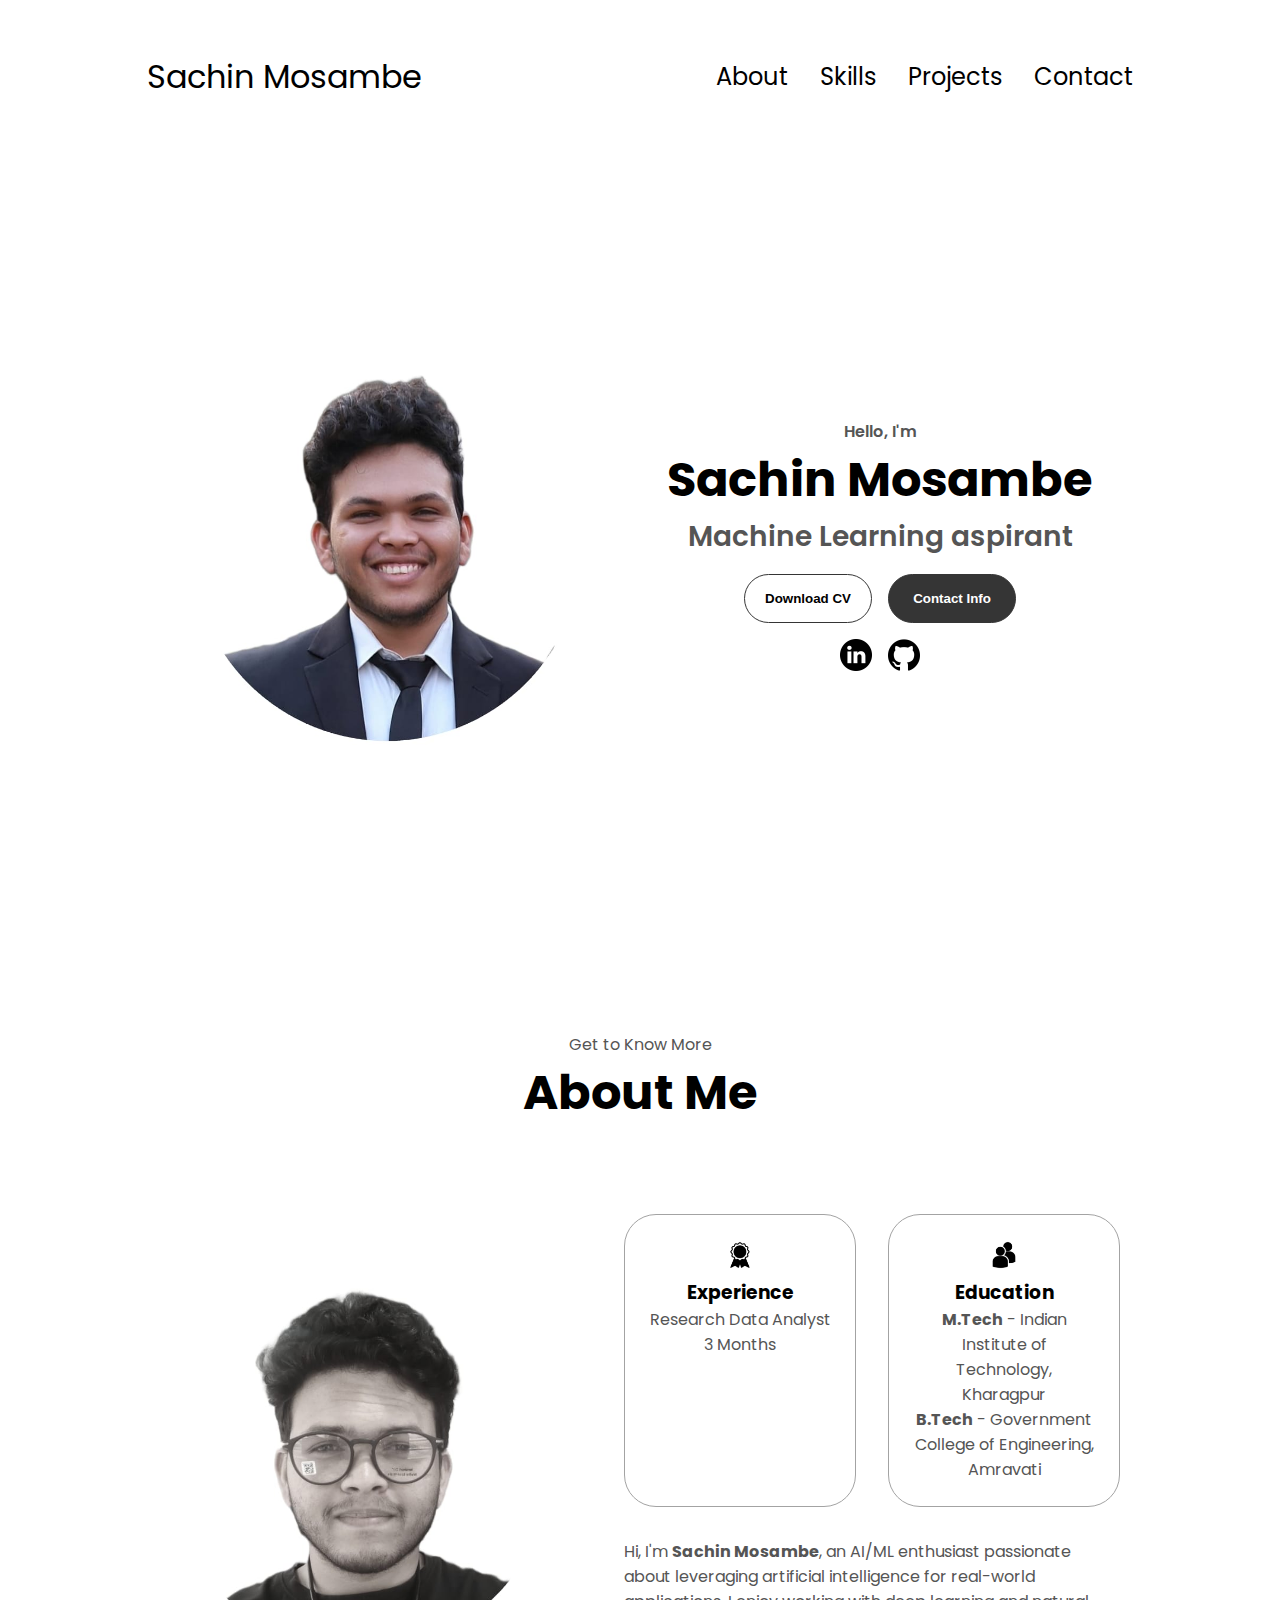
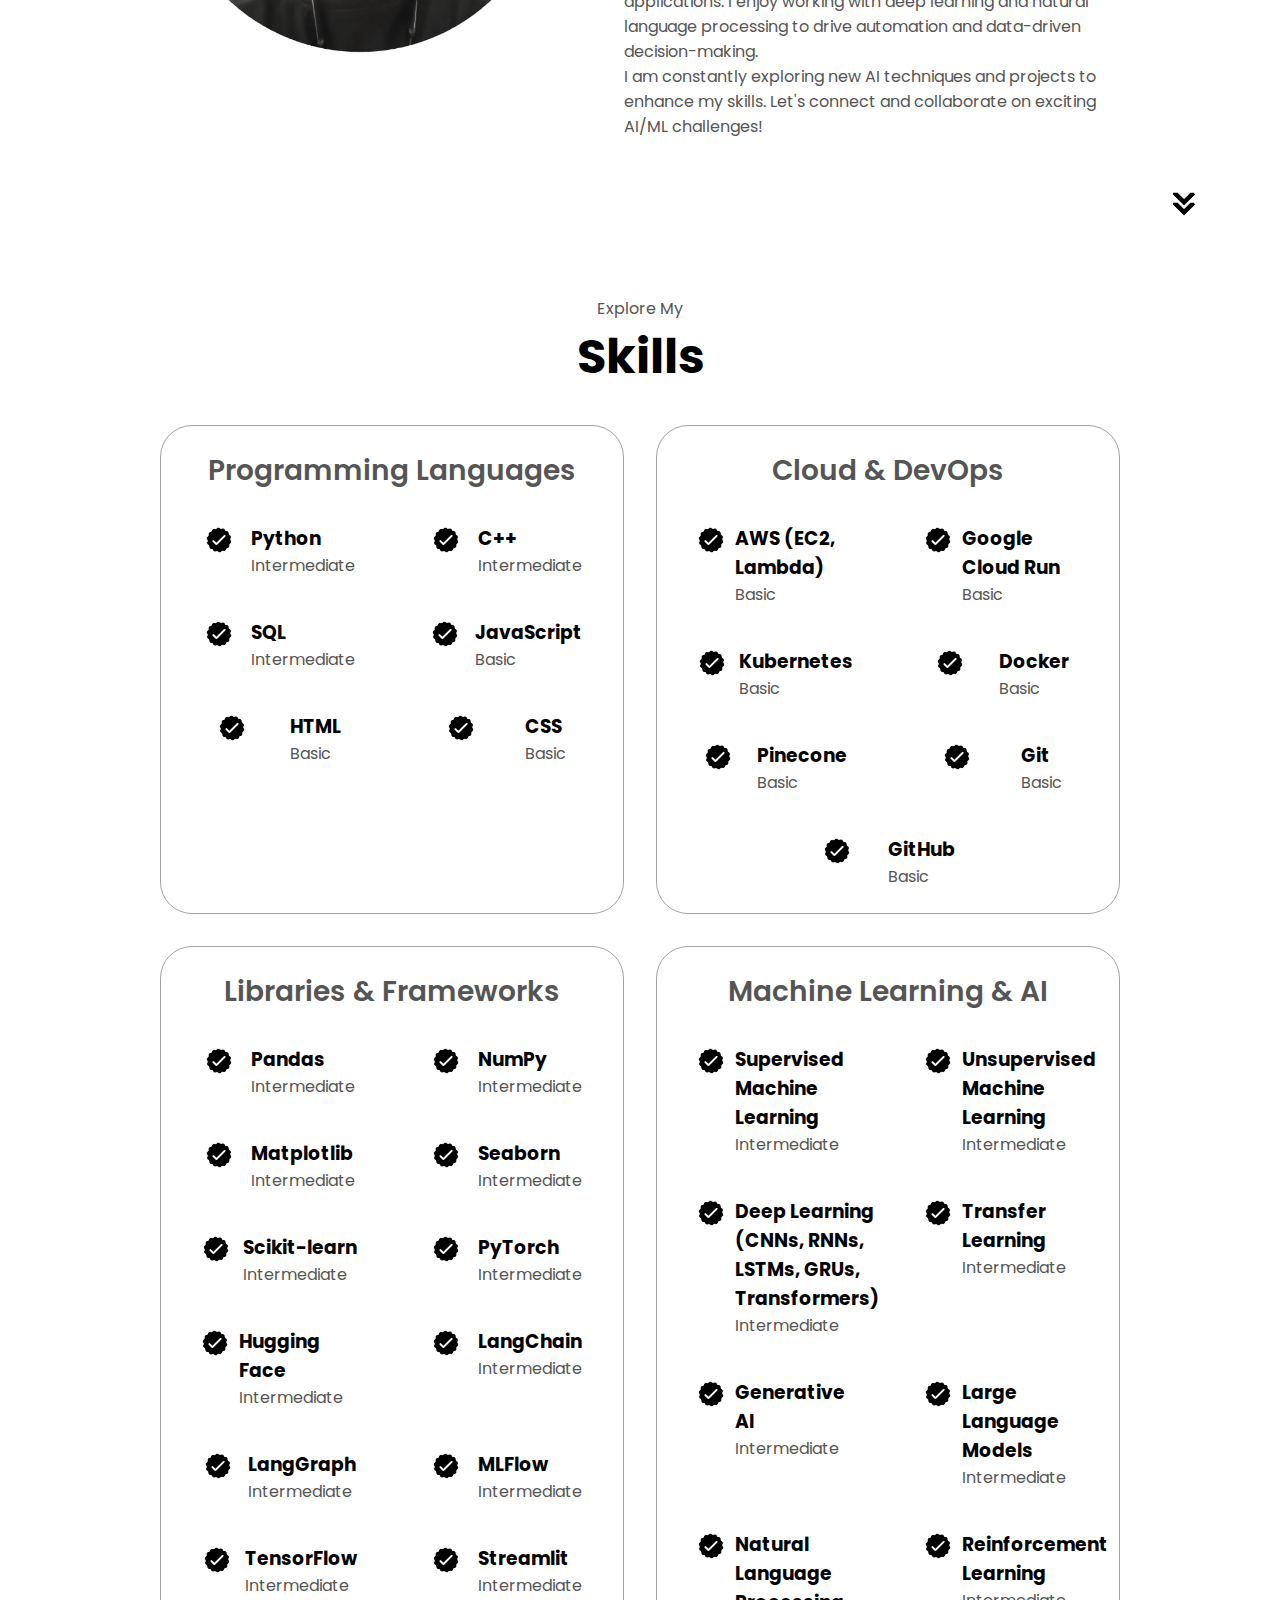
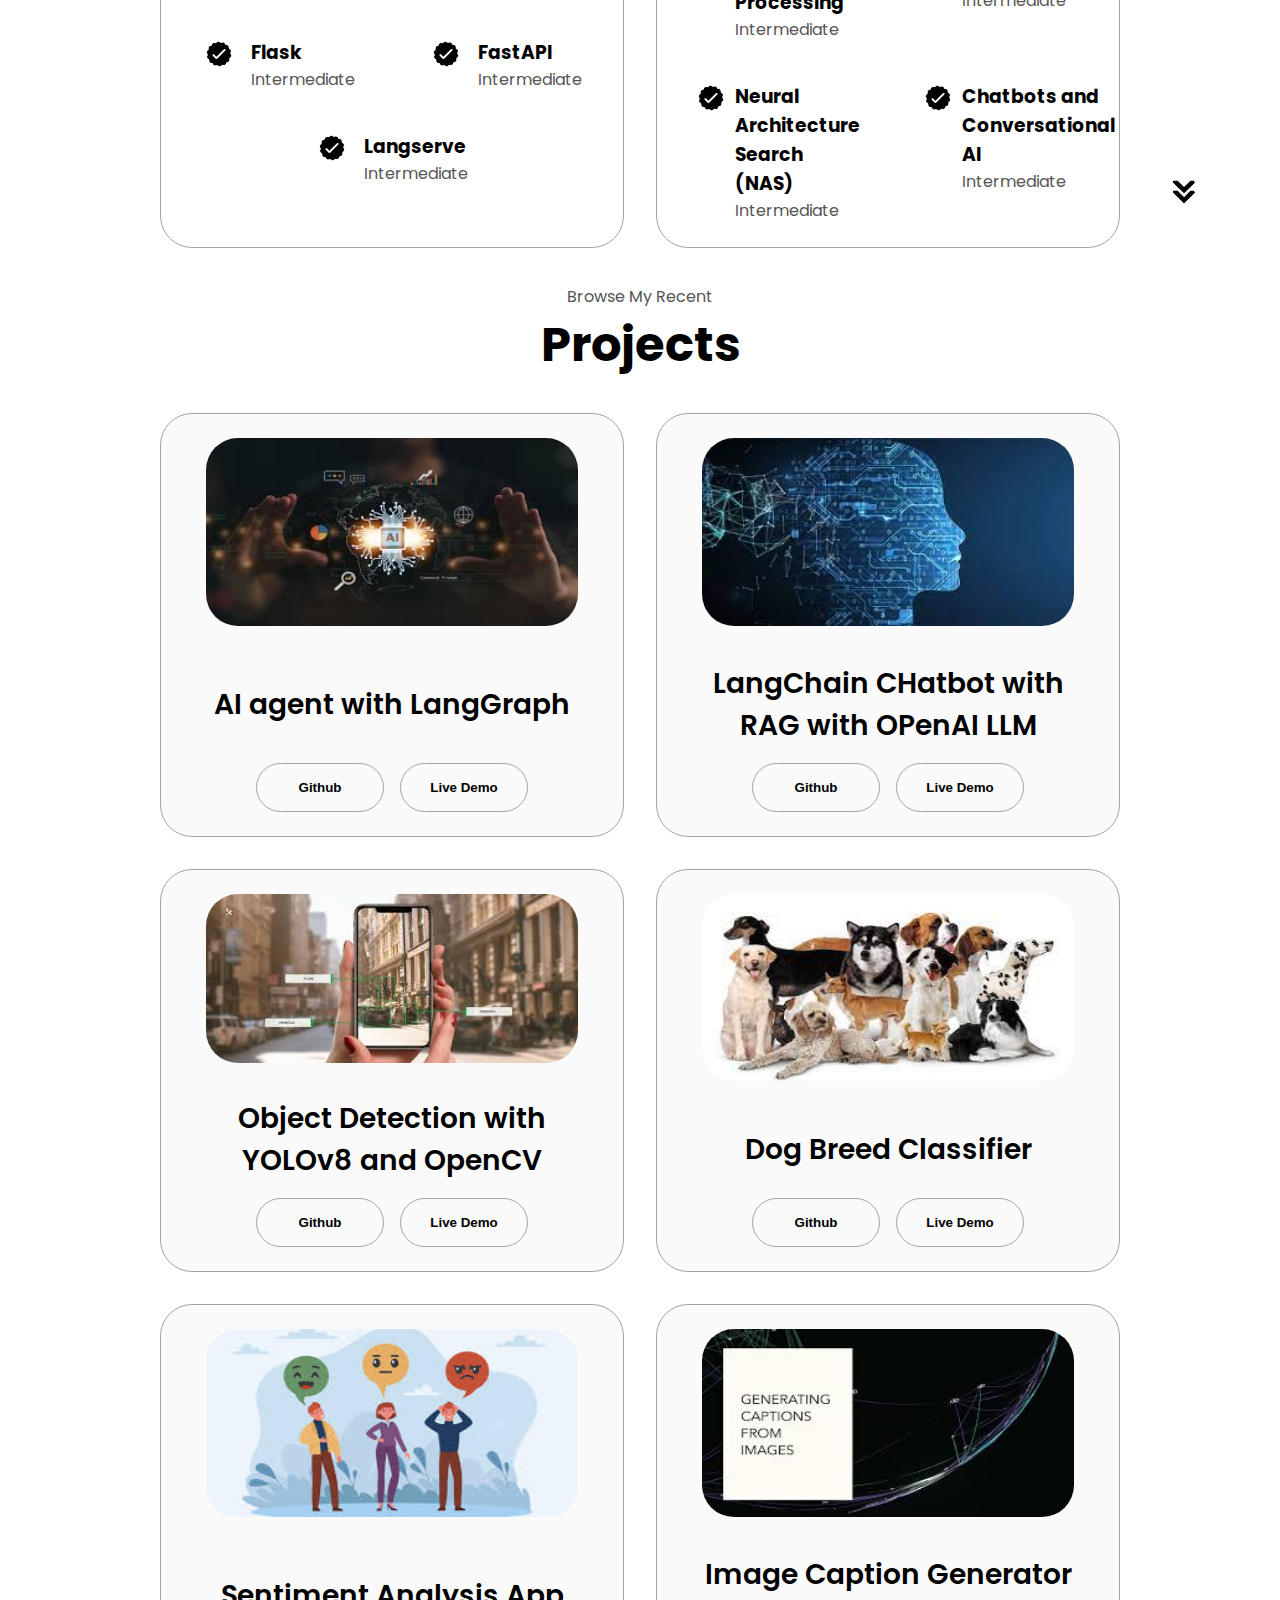
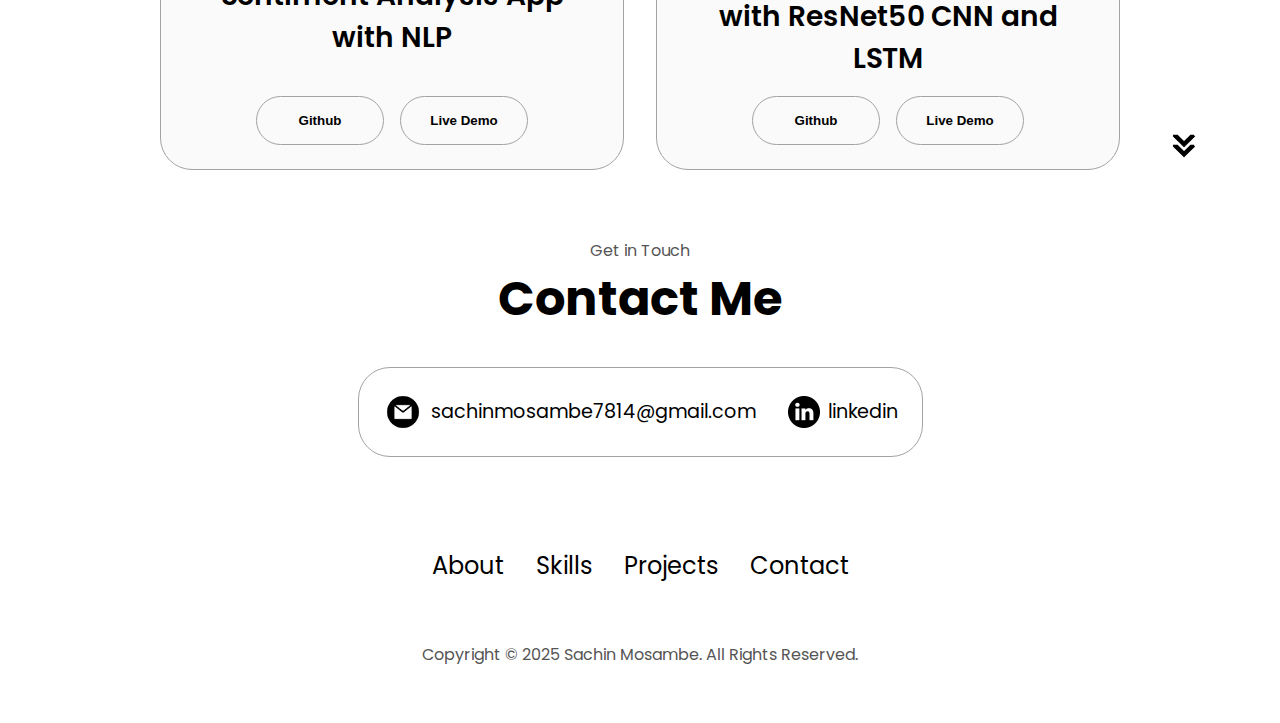
<file: index.html>
<!DOCTYPE html>
<html lang="en">
  <head>
    <meta charset="UTF-8" />
    <meta http-equiv="X-UA-Compatible" content="IE=edge" />
    <meta name="viewport" content="width=device-width, initial-scale=1.0" />
    <title>My Portfolio</title>
    <link rel="stylesheet" href="style.css" />
    <link rel="stylesheet" href="mediaqueries.css" />
  </head>
  <body>
    <nav id="desktop-nav">
      <div class="logo">Sachin Mosambe</div>
      <div>
        <ul class="nav-links">
          <li><a href="#about">About</a></li>
          <li><a href="#experience">Skills</a></li>
          <li><a href="#projects">Projects</a></li>
          <li><a href="#contact">Contact</a></li>
        </ul>
      </div>
    </nav>
    <nav id="hamburger-nav">
      <div class="logo">Sachin Mosambe</div>
      <div class="hamburger-menu">
        <div class="hamburger-icon" onclick="toggleMenu()">
          <span></span>
          <span></span>
          <span></span>
        </div>
        <div class="menu-links">
          <li><a href="#about" onclick="toggleMenu()">About</a></li>
          <li><a href="#experience" onclick="toggleMenu()">Skills</a></li>
          <li><a href="#projects" onclick="toggleMenu()">Projects</a></li>
          <li><a href="#contact" onclick="toggleMenu()">Contact</a></li>
        </div>
      </div>
    </nav>
    <section id="profile">
      <div class="section__pic-container">
        <img src="./assets/profile-pic.jpg" alt="John Doe profile picture" />
      </div>
      <div class="section__text">
        <p class="section__text__p1">Hello, I'm</p>
        <h1 class="title">Sachin Mosambe</h1>
        <p class="section__text__p2">Machine Learning aspirant</p>
        <div class="btn-container">
          <button
            class="btn btn-color-2"
            onclick="window.open('./assets/resume-example.pdf')"
          >
            Download CV
          </button>
          <button class="btn btn-color-1" onclick="location.href='./#contact'">
            Contact Info
          </button>
        </div>
        <div id="socials-container">
          <img
            src="./assets/linkedin.png"
            alt="My LinkedIn profile"
            class="icon"
            onclick=f`location.href={https://www.linkedin.com/in/your-linkedin/}`
          />
          <img
            src="./assets/github.png"
            alt="My Github profile"
            class="icon"
            onclick=f`location.href={https://github.com/SachinMosambe}`
          />
        </div>
      </div>
    </section>
    <section id="about">
      <p class="section__text__p1">Get to Know More</p>
      <h1 class="title">About Me</h1>
      <div class="section-container">
        <div class="section__pic-container">
          <img src="./assets/about-pic.png" alt="Profile picture" class="about-pic" />
        </div>
        <div class="about-details-container">
          <div class="about-containers">
            <div class="details-container">
              <img src="./assets/experience.png" alt="Experience icon" class="icon" />
              <h3>Experience</h3>
              <p>Research Data Analyst <br /><span>3 Months</span></p>
            </div>
            <div class="details-container">
              <img src="./assets/education.png" alt="Education icon" class="icon" />
              <h3>Education</h3>
              <p>
                <strong>M.Tech</strong> - Indian Institute of Technology, Kharagpur<br />
                <strong>B.Tech</strong> - Government College of Engineering, Amravati
              </p>
            </div>
          </div>
          <div class="text-container">
            <p>
              Hi, I'm <strong>Sachin Mosambe</strong>, an AI/ML enthusiast passionate about leveraging artificial intelligence for real-world applications. I enjoy working with deep learning and natural language processing to drive automation and data-driven decision-making.
            </p>
            <p>
              I am constantly exploring new AI techniques and projects to enhance my skills. Let's connect and collaborate on exciting AI/ML challenges!
            </p>
          </div>
        </div>
      </div>
      <img src="./assets/arrow.png" alt="Arrow icon" class="icon arrow" onclick="location.href='./#experience'" />
    </section>
    
    <section id="experience">
      <p class="section__text__p1">Explore My</p>
      <h1 class="title">Skills</h1>
      <div class="">
        <div class="about-containers grid-box">
            <div class="details-container">
              <h2 class="experience-sub-title">Programming Languages</h2>
              <div class="article-container">
                <article>
                  <img
                    src="./assets/checkmark.png"
                    alt="Experience icon"
                    class="icon"
                  />
                  <div>
                    <h3>Python</h3>
                    <p>Intermediate</p>
                  </div>
                </article>
                <article>
                  <img
                    src="./assets/checkmark.png"
                    alt="Experience icon"
                    class="icon"
                  />
                  <div>
                    <h3>C++</h3>
                    <p>Intermediate</p>
                  </div>
                </article>
                <article>
                  <img
                    src="./assets/checkmark.png"
                    alt="Experience icon"
                    class="icon"
                  />
                  <div>
                    <h3>SQL</h3>
                    <p>Intermediate</p>
                  </div>
                </article>
                <article>
                  <img
                    src="./assets/checkmark.png"
                    alt="Experience icon"
                    class="icon"
                  />
                  <div>
                    <h3>JavaScript</h3>
                    <p>Basic</p>
                  </div>
                </article>
                <article>
                  <img
                    src="./assets/checkmark.png"
                    alt="Experience icon"
                    class="icon"
                  />
                  <div>
                    <h3>HTML</h3>
                    <p>Basic</p>
                  </div>
                </article>
                <article>
                  <img
                    src="./assets/checkmark.png"
                    alt="Experience icon"
                    class="icon"
                  />
                  <div>
                    <h3>CSS</h3>
                    <p>Basic</p>
                  </div>
                </article>
              </div>
            </div>
            <div class="details-container">
              <h2 class="experience-sub-title">Cloud & DevOps</h2>
              <div class="article-container">
                <article>
                  <img
                    src="./assets/checkmark.png"
                    alt="Experience icon"
                    class="icon"
                  />
                  <div>
                    <h3>AWS (EC2, Lambda)</h3>
                    <p>Basic</p>
                  </div>
                </article>
                <article>
                  <img
                    src="./assets/checkmark.png"
                    alt="Experience icon"
                    class="icon"
                  />
                  <div>
                    <h3>Google Cloud Run</h3>
                    <p>Basic</p>
                  </div>
                </article>
                <article>
                  <img
                    src="./assets/checkmark.png"
                    alt="Experience icon"
                    class="icon"
                  />
                  <div>
                    <h3>Kubernetes</h3>
                    <p>Basic</p>
                  </div>
                </article>
                <article>
                  <img
                    src="./assets/checkmark.png"
                    alt="Experience icon"
                    class="icon"
                  />
                  <div>
                    <h3>Docker</h3>
                    <p>Basic</p>
                  </div>
                </article>
                <article>
                  <img
                    src="./assets/checkmark.png"
                    alt="Experience icon"
                    class="icon"
                  />
                  <div>
                    <h3>Pinecone</h3>
                    <p>Basic</p>
                  </div>
                </article>
                <article>
                  <img
                    src="./assets/checkmark.png"
                    alt="Experience icon"
                    class="icon"
                  />
                  <div>
                    <h3>Git</h3>
                    <p>Basic</p>
                  </div>
                </article>
                <article>
                  <img
                    src="./assets/checkmark.png"
                    alt="Experience icon"
                    class="icon"
                  />
                  <div>
                    <h3>GitHub</h3>
                    <p>Basic</p>
                  </div>
                </article>
              </div>
            </div> 
            <div class="details-container">
              <h2 class="experience-sub-title">Libraries & Frameworks</h2>
              <div class="article-container">
                <article>
                  <img
                    src="./assets/checkmark.png"
                    alt="Experience icon"
                    class="icon"
                  />
                  <div>
                    <h3>Pandas</h3>
                    <p>Intermediate</p>
                  </div>
                </article>
                <article>
                  <img
                    src="./assets/checkmark.png"
                    alt="Experience icon"
                    class="icon"
                  />
                  <div>
                    <h3>NumPy</h3>
                    <p>Intermediate</p>
                  </div>
                </article>
                <article>
                  <img
                    src="./assets/checkmark.png"
                    alt="Experience icon"
                    class="icon"
                  />
                  <div>
                    <h3>Matplotlib</h3>
                    <p>Intermediate</p>
                  </div>
                </article>
                <article>
                  <img
                    src="./assets/checkmark.png"
                    alt="Experience icon"
                    class="icon"
                  />
                  <div>
                    <h3>Seaborn</h3>
                    <p>Intermediate</p>
                  </div>
                </article>
                <article>
                  <img
                    src="./assets/checkmark.png"
                    alt="Experience icon"
                    class="icon"
                  />
                  <div>
                    <h3>Scikit-learn</h3>
                    <p>Intermediate</p>
                  </div>
                </article>
                <article>
                  <img
                    src="./assets/checkmark.png"
                    alt="Experience icon"
                    class="icon"
                  />
                  <div>
                    <h3>PyTorch</h3>
                    <p>Intermediate</p>
                  </div>
                </article>
                <article>
                  <img
                    src="./assets/checkmark.png"
                    alt="Experience icon"
                    class="icon"
                  />
                  <div>
                    <h3>Hugging Face</h3>
                    <p>Intermediate</p>
                  </div>
                </article>
                <article>
                  <img
                    src="./assets/checkmark.png"
                    alt="Experience icon"
                    class="icon"
                  />
                  <div>
                    <h3>LangChain</h3>
                    <p>Intermediate</p>
                  </div>
                </article>
                <article>
                  <img
                    src="./assets/checkmark.png"
                    alt="Experience icon"
                    class="icon"
                  />
                  <div>
                    <h3>LangGraph</h3>
                    <p>Intermediate</p>
                  </div>
                </article>
                <article>
                  <img
                    src="./assets/checkmark.png"
                    alt="Experience icon"
                    class="icon"
                  />
                  <div>
                    <h3>MLFlow</h3>
                    <p>Intermediate</p>
                  </div>
                </article>
                <article>
                  <img
                    src="./assets/checkmark.png"
                    alt="Experience icon"
                    class="icon"
                  />
                  <div>
                    <h3>TensorFlow</h3>
                    <p>Intermediate</p>
                  </div>
                </article>
                <article>
                  <img
                    src="./assets/checkmark.png"
                    alt="Experience icon"
                    class="icon"
                  />
                  <div>
                    <h3>Streamlit</h3>
                    <p>Intermediate</p>
                  </div>
                </article>
                <article>
                  <img
                    src="./assets/checkmark.png"
                    alt="Experience icon"
                    class="icon"
                  />
                  <div>
                    <h3>Flask</h3>
                    <p>Intermediate</p>
                  </div>
                </article>
                <article>
                  <img
                    src="./assets/checkmark.png"
                    alt="Experience icon"
                    class="icon"
                  />
                  <div>
                    <h3>FastAPI</h3>
                    <p>Intermediate</p>
                  </div>
                </article>
                <article>
                  <img
                    src="./assets/checkmark.png"
                    alt="Experience icon"
                    class="icon"
                  />
                  <div>
                    <h3>Langserve</h3>
                    <p>Intermediate</p>
                  </div>
                </article>
              </div>
              
            </div>
            <div class="details-container">
              <h2 class="experience-sub-title">Machine Learning & AI</h2>
              <div class="article-container">
                <article>
                  <img
                    src="./assets/checkmark.png"
                    alt="Experience icon"
                    class="icon"
                  />
                  <div>
                    <h3>Supervised Machine Learning</h3>
                    <p>Intermediate</p>
                  </div>
                </article>
                <article>
                  <img
                    src="./assets/checkmark.png"
                    alt="Experience icon"
                    class="icon"
                  />
                  <div>
                    <h3>Unsupervised Machine Learning</h3>
                    <p>Intermediate</p>
                  </div>
                </article>
                <article>
                  <img
                    src="./assets/checkmark.png"
                    alt="Experience icon"
                    class="icon"
                  />
                  <div>
                    <h3>Deep Learning (CNNs, RNNs, LSTMs, GRUs, Transformers)</h3>
                    <p>Intermediate</p>
                  </div>
                </article>
                <article>
                  <img
                    src="./assets/checkmark.png"
                    alt="Experience icon"
                    class="icon"
                  />
                  <div>
                    <h3>Transfer Learning</h3>
                    <p>Intermediate</p>
                  </div>
                </article>
                <article>
                  <img
                    src="./assets/checkmark.png"
                    alt="Experience icon"
                    class="icon"
                  />
                  <div>
                    <h3>Generative AI</h3>
                    <p>Intermediate</p>
                  </div>
                </article>
                <article>
                  <img
                    src="./assets/checkmark.png"
                    alt="Experience icon"
                    class="icon"
                  />
                  <div>
                    <h3>Large Language Models</h3>
                    <p>Intermediate</p>
                  </div>
                </article>
                <article>
                  <img
                    src="./assets/checkmark.png"
                    alt="Experience icon"
                    class="icon"
                  />
                  <div>
                    <h3>Natural Language Processing</h3>
                    <p>Intermediate</p>
                  </div>
                </article>
                <article>
                  <img
                    src="./assets/checkmark.png"
                    alt="Experience icon"
                    class="icon"
                  />
                  <div>
                    <h3>Reinforcement Learning</h3>
                    <p>Intermediate</p>
                  </div>
                </article>
                <article>
                  <img
                    src="./assets/checkmark.png"
                    alt="Experience icon"
                    class="icon"
                  />
                  <div>
                    <h3>Neural Architecture Search (NAS)</h3>
                    <p>Intermediate</p>
                  </div>
                </article>
                <article>
                  <img
                    src="./assets/checkmark.png"
                    alt="Experience icon"
                    class="icon"
                  />
                  <div>
                    <h3>Chatbots and Conversational AI</h3>
                    <p>Intermediate</p>
                  </div>
                </article>
              </div>
            </div>
        </div>
      </div>
      <img
        src="./assets/arrow.png"
        alt="Arrow icon"
        class="icon arrow"
        onclick="location.href='./#projects'"
      />
    </section>
    <section id="projects">
      <p class="section__text__p1">Browse My Recent</p>
      <h1 class="title">Projects</h1>
      <div class="experience-details-container">
        <div class="about-containers flex-wrap">
          <div class="details-container color-container justify-between">
            <div class="article-container">
              <img
                src="./assets/project-1.png"
                alt="Project 1"
                class="project-img"
              />
            </div>
            <h2 class="experience-sub-title project-title">AI agent with LangGraph</h2>
            <div class="btn-container">
              <button
                class="btn btn-color-2 project-btn"
                onclick="location.href='https://github.com/SachinMosambe/ai-agent-chatbot'"
              >
                Github
              </button>
              <button
                class="btn btn-color-2 project-btn"
                onclick="location.href='https://ai-chat-837905976312.us-central1.run.app'"
              >
                Live Demo
              </button>
            </div>
          </div>
          <div class="details-container color-container justify-between">
            <div class="article-container">
              <img
                src="./assets/project-2.png"
                alt="Project 2"
                class="project-img"
              />
            </div>
            <h2 class="experience-sub-title project-title">LangChain CHatbot with RAG with OPenAI LLM</h2>
            <div class="btn-container">
              <button
                class="btn btn-color-2 project-btn"
                onclick="location.href='https://github.com/SachinMosambe/Langchain-RAG-Chatbot'"
              >
                Github
              </button>
              <button
                class="btn btn-color-2 project-btn"
                onclick="location.href='https://huggingface.co/spaces/sachinmosambe/Langchain_RAG_Chatbot'"
              >
                Live Demo
              </button>
            </div>
          </div>
          <div class="details-container color-container justify-between">
            <div class="article-container">
              <img
                src="./assets/project-3.png"
                alt="Project 3"
                class="project-img"
              />
            </div>
            <h2 class="experience-sub-title project-title">Object Detection with YOLOv8 and OpenCV</h2>
            <div class="btn-container">
              <button
                class="btn btn-color-2 project-btn"
                onclick="location.href='https://github.com/SachinMosambe/object-detection'"
              >
                Github
              </button>
              <button
                class="btn btn-color-2 project-btn"
                onclick="location.href='https://huggingface.co/spaces/sachinmosambe/Object_detection'"
              >
                Live Demo
              </button>
            </div>
          </div>
          <div class="details-container color-container justify-between">
            <div class="article-container">
              <img
                src="./assets/project-4.png"
                alt="Project 3"
                class="project-img"
              />
            </div>
            <h2 class="experience-sub-title project-title">Dog Breed Classifier</h2>
            <div class="btn-container">
              <button
                class="btn btn-color-2 project-btn"
                onclick="location.href='https://github.com/SachinMosambe/dog-breed-classifier'"
              >
                Github
              </button>
              <button
                class="btn btn-color-2 project-btn"
                onclick="location.href='https://huggingface.co/spaces/sachinmosambe/Dog_Breed_Classifier'"
              >
                Live Demo
              </button>
            </div>
          </div>
          <div class="details-container color-container justify-between">
            <div class="article-container">
              <img
                src="./assets/project-5.png"
                alt="Project 3"
                class="project-img"
              />
            </div>
            <h2 class="experience-sub-title project-title">Sentiment Analysis App with NLP</h2>
            <div class="btn-container">
              <button
                class="btn btn-color-2 project-btn"
                onclick="location.href='https://github.com/SachinMosambe/sentiment-analysis'"
              >
                Github
              </button>
              <button
                class="btn btn-color-2 project-btn"
                onclick="location.href='https://huggingface.co/spaces/sachinmosambe/sentiment-analysis-app'"
              >
                Live Demo
              </button>
            </div>
          </div>
          
          <div class="details-container color-container justify-between">
            <div class="article-container">
              <img
                src="./assets/project-6.png"
                alt="Project 3"
                class="project-img"
              />
            </div>
            <h2 class="experience-sub-title project-title">Image Caption Generator with ResNet50 CNN and LSTM</h2>
            <div class="btn-container">
              <button
                class="btn btn-color-2 project-btn"
                onclick="location.href='https://github.com/SachinMosambe/image-caption-generator'"
              >
                Github
              </button>
              <button
                class="btn btn-color-2 project-btn"
                onclick="location.href='https://huggingface.co/spaces/sachinmosambe/image-caption-generator'"
              >
                Live Demo
              </button>
            </div>
          </div>
        </div>
        
      </div>
      <img
        src="./assets/arrow.png"
        alt="Arrow icon"
        class="icon arrow"
        onclick="location.href='./#contact'"
      />
    </section>
    <section id="contact">
      <p class="section__text__p1">Get in Touch</p>
      <h1 class="title">Contact Me</h1>
      <div class="contact-info-upper-container">
        <div class="contact-info-container">
          <img
            src="./assets/email.png"
            alt="Email icon"
            class="icon contact-icon email-icon"
          />
          <p><a href="mailto:sachinmosambe7814@gmail.com"> sachinmosambe7814@gmail.com</a></p>
        </div>
        <div class="contact-info-container">
          <img
            src="./assets/linkedin.png"
            alt="LinkedIn icon"
            class="icon contact-icon"
          />
          <p><a href="https://www.linkedin.com/in/sachin-mosambe/"> linkedin</a></p>
        </div>
      </div>
    </section>
    <footer>
      <nav>
        <div class="nav-links-container">
          <ul class="nav-links">
            <li><a href="#about">About</a></li>
            <li><a href="#experience">Skills</a></li>
            <li><a href="#projects">Projects</a></li>
            <li><a href="#contact">Contact</a></li>
          </ul>
        </div>
      </nav>
      <p>Copyright &#169; 2025 Sachin Mosambe. All Rights Reserved.</p>
    </footer>
    <script src="script.js"></script>
  </body>
</html>
</file>
<file: style.css>
/* GENERAL */

@import url("https://fonts.googleapis.com/css2?family=Poppins:wght@300;400;500;600&display=swap");

* {
  margin: 0;
  padding: 0;
}

body {
  font-family: "Poppins", sans-serif;
}

html {
  scroll-behavior: smooth;
}

p {
  color: rgb(85, 85, 85);
}

/* TRANSITION */

a,
.btn {
  transition: all 300ms ease;
}

/* DESKTOP NAV */

nav,
.nav-links {
  display: flex;
}

nav {
  justify-content: space-around;
  align-items: center;
  height: 17vh;
}

.nav-links {
  gap: 2rem;
  list-style: none;
  font-size: 1.5rem;
}

a {
  color: black;
  text-decoration: none;
  text-decoration-color: white;
}

a:hover {
  color: grey;
  text-decoration: underline;
  text-underline-offset: 1rem;
  text-decoration-color: rgb(181, 181, 181);
}

.logo {
  font-size: 2rem;
}

.logo:hover {
  cursor: default;
}

/* HAMBURGER MENU */

#hamburger-nav {
  display: none;
}

.hamburger-menu {
  position: relative;
  display: inline-block;
}

.hamburger-icon {
  display: flex;
  flex-direction: column;
  justify-content: space-between;
  height: 24px;
  width: 30px;
  cursor: pointer;
}

.hamburger-icon span {
  width: 100%;
  height: 2px;
  background-color: black;
  transition: all 0.3 ease-in-out;
}

.menu-links {
  position: absolute;
  top: 100%;
  right: 0;
  background-color: white;
  width: fit-content;
  max-height: 0;
  overflow: hidden;
  transition: all 0.3 ease-in-out;
}

.menu-links a {
  display: block;
  padding: 10px;
  text-align: center;
  font-size: 1.5rem;
  color: black;
  text-decoration: none;
  transition: all 0.3 ease-in-out;
}

.menu-links li {
  list-style: none;
}

.menu-links.open {
  max-height: 300px;
}

.hamburger-icon.open span:first-child {
  transform: rotate(45deg) translate(10px, 5px);
}

.hamburger-icon.open span:nth-child(2) {
  opacity: 0;
}

.hamburger-icon.open span:last-child {
  transform: rotate(-45deg) translate(10px, -5px);
}

.hamburger-icon span:first-child {
  transform: none;
}

.hamburger-icon span:first-child {
  opacity: 1;
}

.hamburger-icon span:first-child {
  transform: none;
}

/* SECTIONS */

section {
  padding-top: 4vh;
  height: 96vh;
  margin: 0 10rem;
  box-sizing: border-box;
  min-height: fit-content;
}

.section-container {
  display: flex;
}

/* PROFILE SECTION */

#profile {
  display: flex;
  justify-content: center;
  gap: 5rem;
  height: 80vh;
}

.section__pic-container {
  display: flex;
  height: 400px;
  width: 400px;
  margin: auto 0;
}

.section__text {
  align-self: center;
  text-align: center;
}

.section__text p {
  font-weight: 600;
}

.section__text__p1 {
  text-align: center;
}

.section__text__p2 {
  font-size: 1.75rem;
  margin-bottom: 1rem;
}

.title {
  font-size: 3rem;
  text-align: center;
}

#socials-container {
  display: flex;
  justify-content: center;
  margin-top: 1rem;
  gap: 1rem;
}

/* ICONS */

.icon {
  cursor: pointer;
  height: 2rem;
}

/* BUTTONS */

.btn-container {
  display: flex;
  justify-content: center;
  gap: 1rem;
}

.btn {
  font-weight: 600;
  transition: all 300ms ease;
  padding: 1rem;
  width: 8rem;
  border-radius: 2rem;
}

.btn-color-1,
.btn-color-2 {
  border: rgb(53, 53, 53) 0.1rem solid;
}

.btn-color-1:hover,
.btn-color-2:hover {
  cursor: pointer;
}

.btn-color-1,
.btn-color-2:hover {
  background: rgb(53, 53, 53);
  color: white;
}

.btn-color-1:hover {
  background: rgb(0, 0, 0);
}

.btn-color-2 {
  background: none;
}

.btn-color-2:hover {
  border: rgb(255, 255, 255) 0.1rem solid;
}

.btn-container {
  gap: 1rem;
}

/* ABOUT SECTION */

#about {
  position: relative;
}

.about-containers {
  gap: 2rem;
  margin-bottom: 2rem;
  margin-top: 2rem;
}

.about-details-container {
  justify-content: center;
  flex-direction: column;
}

.about-containers,
.about-details-container {
  display: flex;
}

.about-pic {
  border-radius: 2rem;
}

.arrow {
  position: absolute;
  right: -5rem;
  bottom: 2.5rem;
}

.details-container {
  padding: 1.5rem;
  flex: 1;
  background: white;
  border-radius: 2rem;
  border: rgb(53, 53, 53) 0.1rem solid;
  border-color: rgb(163, 163, 163);
  text-align: center;
}

.section-container {
  gap: 4rem;
  height: 80%;
}

.section__pic-container {
  height: 400px;
  width: 400px;
  margin: auto 0;
}

/* EXPERIENCE SECTION */

#experience {
  position: relative;
}

.experience-sub-title {
  color: rgb(85, 85, 85);
  font-weight: 600;
  font-size: 1.75rem;
  margin-bottom: 2rem;
}

.experience-details-container {
  display: flex;
  justify-content: center;
  flex-direction: column;
}

.article-container {
  display: flex;
  text-align: initial;
  flex-wrap: wrap;
  flex-direction: row;
  gap: 2.5rem;
  justify-content: space-around;
}

article {
  display: flex;
  width: 10rem;
  justify-content: space-around;
  gap: 0.5rem;
}

article .icon {
  cursor: default;
}

/* PROJECTS SECTION */

#projects {
  position: relative;
}

.color-container {
  border-color: rgb(163, 163, 163);
  background: rgb(250, 250, 250);
}

.project-img {
  border-radius: 2rem;
  width: 90%;
  height: 90%;
}

.project-title {
  margin: 1rem;
  color: black;
}

.project-btn {
  color: black;
  border-color: rgb(163, 163, 163);
}

/* CONTACT */

#contact {
  display: flex;
  justify-content: center;
  flex-direction: column;
  height: 70vh;
}

.contact-info-upper-container {
  display: flex;
  justify-content: center;
  border-radius: 2rem;
  border: rgb(53, 53, 53) 0.1rem solid;
  border-color: rgb(163, 163, 163);
  background: (250, 250, 250);
  margin: 2rem auto;
  padding: 0.5rem;
}

.contact-info-container {
  display: flex;
  align-items: center;
  justify-content: center;
  gap: 0.5rem;
  margin: 1rem;
}

.contact-info-container p {
  font-size: larger;
}

.contact-icon {
  cursor: default;
}

.email-icon {
  height: 2.5rem;
}

/* FOOTER SECTION */

footer {
  height: 26vh;
  margin: 0 1rem;
}

footer p {
  text-align: center;
}

.flex-row{
  display: flex;
  flex-direction: row;
}

.grid-box{
  display: grid;
  grid-template-columns: repeat(2,1fr);
}

.flex-wrap{
  display: flex;
  flex-wrap: wrap;
}
.justify-between{
  display: flex;
  flex-direction: column;
  justify-content: space-between;
}

@media (max-width: 719px) {
  .grid-box{
    display: grid;
    grid-template-columns: repeat(1,1fr);
  }
}
</file>
<file: mediaqueries.css>
@media screen and (max-width: 1400px) {
  #profile {
    height: 83vh;
    margin-bottom: 6rem;
  }
  .about-containers {
    flex-wrap: wrap;
  }
  #contact,
  #projects {
    height: fit-content;
  }
}

@media screen and (max-width: 1200px) {
  #desktop-nav {
    display: none;
  }
  #hamburger-nav {
    display: flex;
  }
  #experience,
  .experience-details-container {
    margin-top: 2rem;
  }
  #profile,
  .section-container {
    display: block;
  }
  .arrow {
    display: none;
  }
  section,
  .section-container {
    height: fit-content;
  }
  section {
    margin: 0 5%;
  }
  .section__pic-container {
    width: 275px;
    height: 275px;
    margin: 0 auto 2rem;
  }
  .about-containers {
    margin-top: 0;
  }
}

@media screen and (max-width: 600px) {
  #contact,
  footer {
    height: 40vh;
  }
  #profile {
    height: 83vh;
    margin-bottom: 0;
  }
  article {
    font-size: 1rem;
  }
  footer nav {
    height: fit-content;
    margin-bottom: 2rem;
  }
  .about-containers,
  .contact-info-upper-container,
  .btn-container {
    flex-wrap: wrap;
  }
  .contact-info-container {
    margin: 0;
  }
  .contact-info-container p,
  .nav-links li a {
    font-size: 1rem;
  }
  .experience-sub-title {
    font-size: 1.25rem;
  }
  .logo {
    font-size: 1.5rem;
  }
  .nav-links {
    flex-direction: column;
    gap: 0.5rem;
    text-align: center;
  }
  .section__pic-container {
    width: auto;
    height: 46vw;
    justify-content: center;
  }
  .section__text__p2 {
    font-size: 1.25rem;
  }
  .title {
    font-size: 2rem;
  }
  .text-container {
    text-align: justify;
  }
}
</file>
